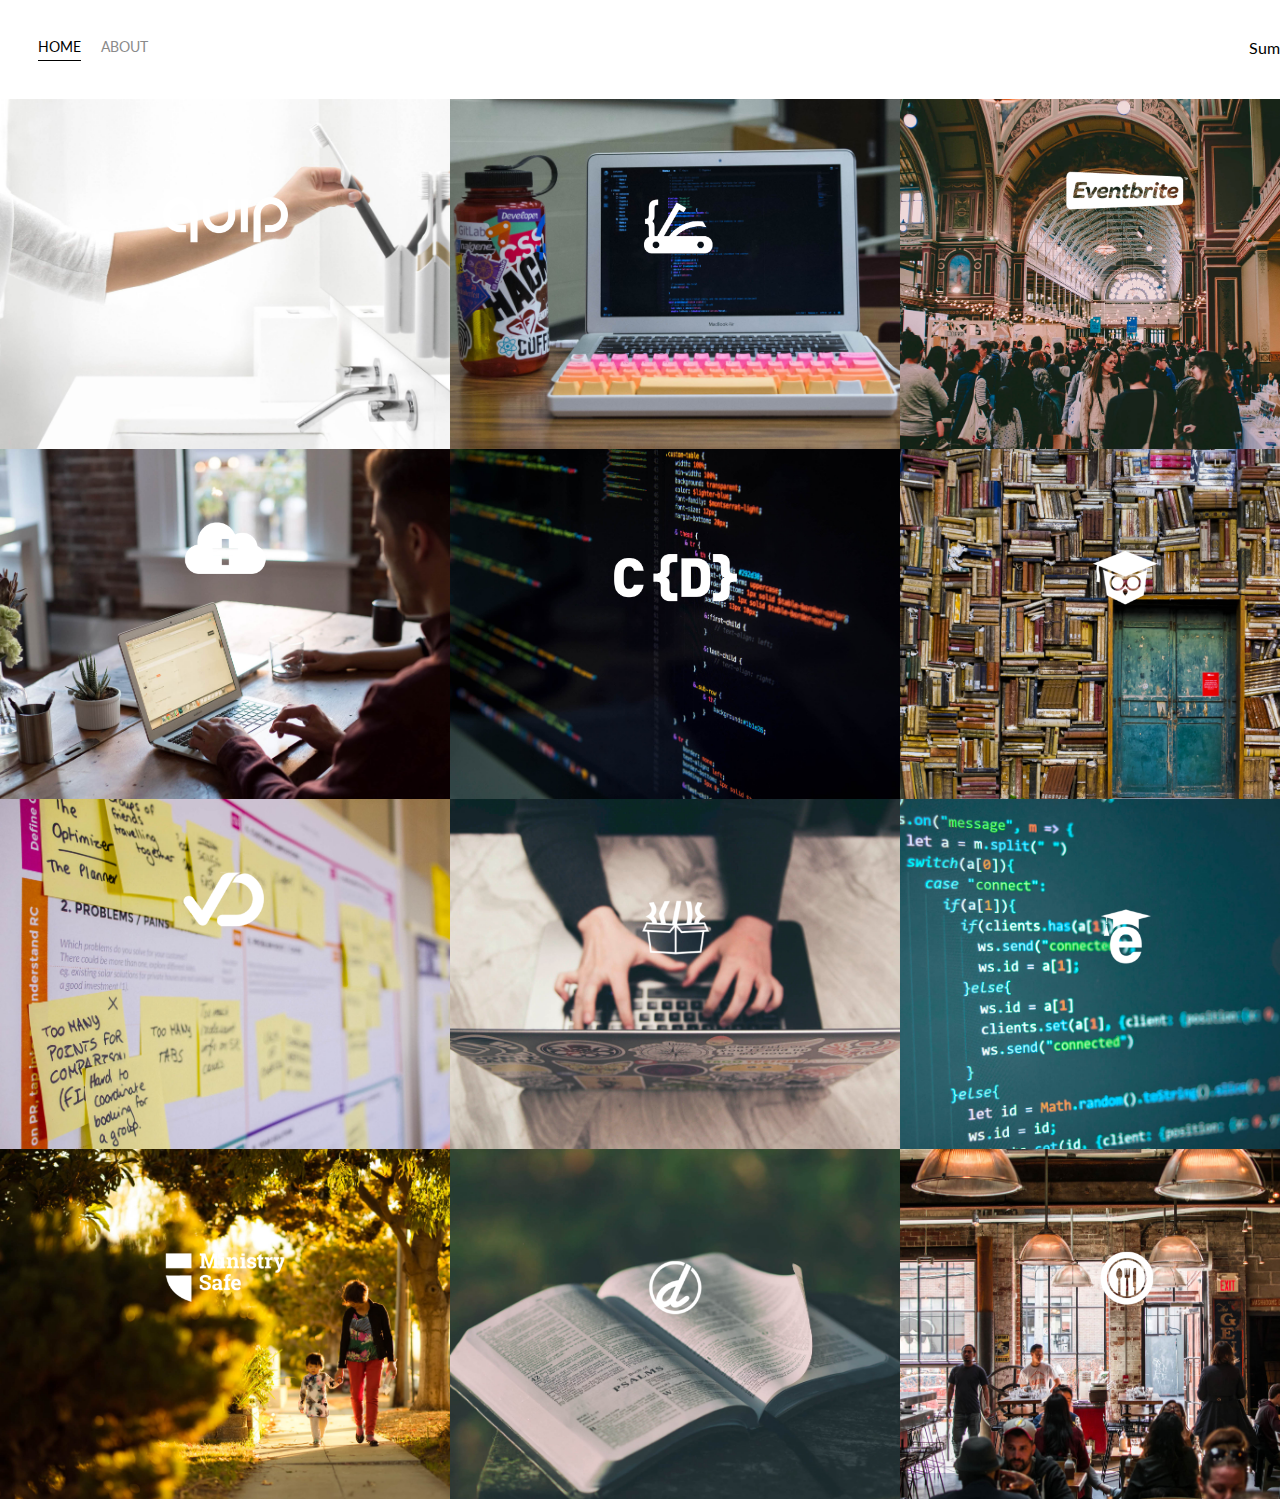
<file: index.html>
<!DOCTYPE html>
<html lang="en">
<head>
  <meta charset="UTF-8">
  <meta name="viewport" content="width=device-width, initial-scale=1.0">
  <meta http-equiv="X-UA-Compatible" content="ie=edge">
  <title>Portfolio HomePage</title>
  <link href="https://fonts.googleapis.com/css?family=Lato&display=swap" rel="stylesheet">
  <link href="./styles.css" rel="stylesheet">
</head>
<body>
<div class="container">
  <div class="nav-wrapper">
    <div class="left-side">
      <div class="nav-link-wrapper active-nav-link">
        <a href="index.html">Home</a>
      </div>

      <div class="nav-link-wrapper">
        <a href="about.html">About</a>
      </div>
    </div>

    <div class="right-side">
      <div class="brand">
        Sumanth
      </div>
    </div>
    </div>
    <div class="portfolio-items-wrapper">
      <div class="portfolio-item-wrapper">
        <div class="portfolio-img-background" style="background-image:url('images/portfolio1.jpg');"></div>
        <div class="img-text-wrapper">
          <div class="logo-wrapper">
            <img src="images/logos/quip.png" alt="" />
          </div>
          <div class="subtitle">
            <p>I built the Quip Ecommerce platform, named a Top 25 Invention by Time Magazine in 2016.</p>
          </div>
        </div>
      </div>
      <div class="portfolio-item-wrapper">
        <div class="portfolio-img-background" style="background-image:url('images/portfolio2.jpg');"></div>
        <div class="img-text-wrapper">
          <div class="logo-wrapper">
            <img src="images/logos/devcamp.png" alt="" />
          </div>
          <div class="subtitle">
            <p>Coding bootcamp and learning management system.</p>
          </div>
        </div>
      </div>
      <div class="portfolio-item-wrapper">
        <div class="portfolio-img-background" style="background-image:url('images/portfolio3.jpg');"></div>
        <div class="img-text-wrapper">
          <div class="logo-wrapper">
            <img src="images/logos/eventbrite.png" alt="" />
          </div>
          <div class="subtitle">
            <p>Eventbrite is the leading event management platform on the web with millions of individuals utilizing their applications to find, register or, and management events in numerous industries.
            </p>
          </div>
        </div>
      </div>
      <div class="portfolio-item-wrapper">
        <div class="portfolio-img-background" style="background-image:url('images/portfolio4.jpg');"></div>
        <div class="img-text-wrapper">
          <div class="logo-wrapper">
            <img src="images/logos/shop-hacker.png" alt="" />
          </div>
          <div class="subtitle">
            <p>Shop Hacker allows you to easily import digital products such as elearning courses, software, and games directly
              into your ecommerce store.</p>
          </div>
        </div>
      </div>
      <div class="portfolio-item-wrapper">
        <div class="portfolio-img-background" style="background-image:url('images/portfolio5.jpg');"></div>
        <div class="img-text-wrapper">
          <div class="logo-wrapper">
            <img src="images/logos/crondose.png" alt="" />
          </div>
          <div class="subtitle">
            <p>Online tutorials and productivity tips.</p>
          </div>
        </div>
      </div>
      <div class="portfolio-item-wrapper">
        <div class="portfolio-img-background" style="background-image:url('images/portfolio6.jpg');"></div>
        <div class="img-text-wrapper">
          <div class="logo-wrapper">
            <img src="images/logos/dailysmarty.png" alt="" />
          </div>
          <div class="subtitle">
            <p>Keep track of what you learn every day.</p>
          </div>
        </div>
      </div>
      <div class="portfolio-item-wrapper">
        <div class="portfolio-img-background" style="background-image:url('images/portfolio7.jpg');"></div>
        <div class="img-text-wrapper">
          <div class="logo-wrapper">
            <img src="images/logos/dashtrack.png" alt="" />
          </div>
          <div class="subtitle">
            <p>What you track improves. DashTrack is a journal that makes it easy to track your daily tasks and make the most
              of your time each day</p>
          </div>
        </div>
      </div>
      <div class="portfolio-item-wrapper">
        <div class="portfolio-img-background" style="background-image:url('images/portfolio8.jpg');"></div>
        <div class="img-text-wrapper">
          <div class="logo-wrapper">
            <img src="images/logos/devtrunk.png" alt="" />
          </div>
          <div class="subtitle">
            <p>Online shop for developer happiness.</p>
          </div>
        </div>
      </div>
      <div class="portfolio-item-wrapper">
        <div class="portfolio-img-background" style="background-image:url('images/portfolio9.jpg');"></div>
        <div class="img-text-wrapper">
          <div class="logo-wrapper">
            <img src="images/logos/edutechional.png" alt="" />
          </div>
          <div class="subtitle">
            <p>Online technology tutorials.</p>
          </div>
        </div>
      </div>
      <div class="portfolio-item-wrapper">
        <div class="portfolio-img-background" style="background-image:url('images/portfolio10.jpg');"></div>
        <div class="img-text-wrapper">
          <div class="logo-wrapper">
            <img src="images/logos/ministry-safe.png" alt="" />
          </div>
          <div class="subtitle">
            <p>A complete child safety system for organizations.</p>
          </div>
        </div>
      </div>
      <div class="portfolio-item-wrapper">
        <div class="portfolio-img-background" style="background-image:url('images/portfolio11.jpg');"></div>
        <div class="img-text-wrapper">
          <div class="logo-wrapper">
            <img src="images/logos/open-devos.png" alt="" />
          </div>
          <div class="subtitle">
            <p>Publish and share daily devotionals.</p>
          </div>
        </div>
      </div>
      <div class="portfolio-item-wrapper">
        <div class="portfolio-img-background" style="background-image:url('images/portfolio12.jpg');"></div>
        <div class="img-text-wrapper">
          <div class="logo-wrapper">
            <img src="images/logos/toastability.png" alt="" />
          </div>
          <div class="subtitle">
            <p>Easy way to manage the digital life of your bar or restaurant.</p>
          </div>
        </div>
      </div>
    </div>
</div>
</body>
<script>
  const portfolioItems = document.querySelectorAll('.portfolio-item-wrapper');
  portfolioItems.forEach(
    portfolioItem => {
      portfolioItem.addEventListener('mouseover',()=>{
        portfolioItem.childNodes[1].classList.add("image-blur")
    });
    portfolioItem.addEventListener('mouseout',()=>{
        portfolioItem.childNodes[1].classList.remove("image-blur")
    });
});

</script>
</html>
</file>
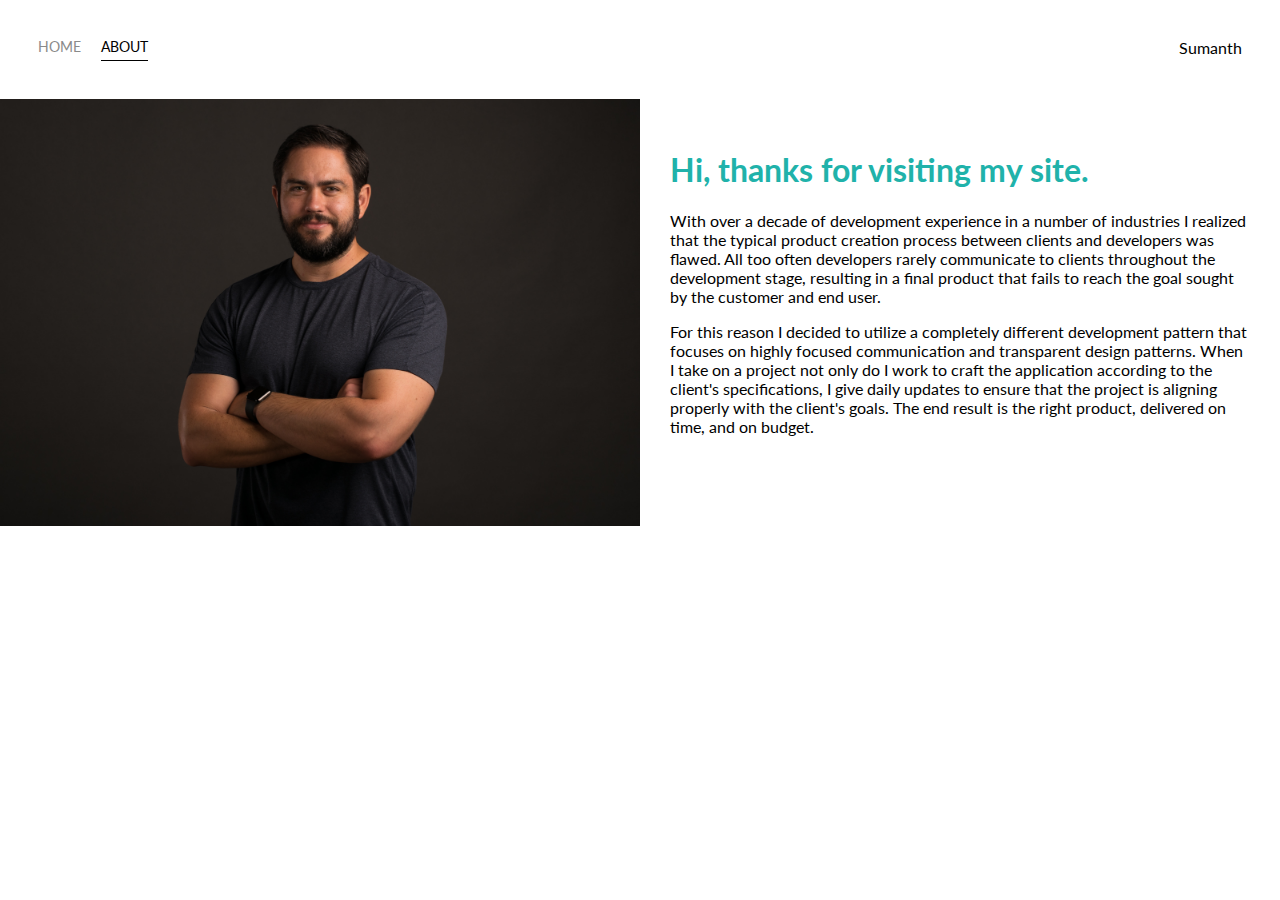
<file: about.html>
<!DOCTYPE html>
<html lang="en">
<head>
  <meta charset="UTF-8">
  <meta name="viewport" content="width=device-width, initial-scale=1.0">
  <meta http-equiv="X-UA-Compatible" content="ie=edge">
  <title>Portfolio About</title>
  <link href="https://fonts.googleapis.com/css?family=Lato&display=swap" rel="stylesheet">
  <link href="./styles.css" rel="stylesheet">
</head>
<body>
  <div class="container">
    <div class="nav-wrapper">
      <div class="left-side">
        <div class="nav-link-wrapper">
          <a href="index.html">Home</a>
        </div>

        <div class="nav-link-wrapper active-nav-link">
          <a href="about.html">About</a>
        </div>
      </div>

      <div class="right-side">
        <div class="brand">
          Sumanth
        </div>
      </div>

      </div>
      <div class="content-wrapper">
        <div class="two-column-wrapper">
          <div class="profile-image-wrapper">
            <img src="images/profile.jpg" alt=""/>
          </div>
          <div class="profile-content-wrapper">
            <h1>Hi, thanks for visiting my site.</h1>
            <p>With over a decade of development experience in a number of industries I realized that the typical product creation process between clients and developers was flawed. All too often developers rarely communicate to clients throughout the development stage, resulting in a final product that fails to reach the goal sought by the customer and end user.</p>
            <p>For this reason I decided to utilize a completely different development pattern that focuses on highly focused communication and transparent design patterns. When I take on a project not only do I work to craft the application according to the client's specifications, I give daily updates to ensure that the project is aligning properly with the client's goals. The end result is the right product, delivered on time, and on budget.</p>
          </div>
        </div>
  </div>
</body>
</html>
</file>
<file: styles.css>
body {
    font-family: "Lato", sans-serif;
    margin: 0px;
  }

  .container {
    display: grid;
    grid-template-columns: 1fr;
  }

  .nav-wrapper {
    display: flex;
    justify-content: space-between;
    padding: 38px;
  }

  .left-side {
    display: flex;
  }

  .nav-wrapper > .left-side > div {
    margin-right: 20px;
    text-transform: uppercase;
    font-size: 0.9rem;
  }

  .nav-link-wrapper {
    height: 22px;
    border-bottom: 1px solid transparent;
    transition: border-bottom 0.5s;
  }

  .active-nav-link {
    border-bottom: 1px solid black;
  }

  .active-nav-link a {
    color: black !important;
  }

  .nav-link-wrapper a {
    color: #8a8a8a;
    text-decoration: none;
    transition: color 0.5s;
  }

  .nav-link-wrapper:hover {
    border-bottom: 1px solid black;
  }

  .nav-link-wrapper a:hover {
    color: black;
  }

  .portfolio-items-wrapper{
    display:grid;
    grid-template-columns: 1fr 1fr 1fr;
  }
  .portfolio-item-wrapper{
    position: relative;
  }
  .portfolio-img-background{
    background-size: cover;
    background-position: center;
    background-repeat: no-repeat;
    width:450px;
    height:350px;
  }
  .img-text-wrapper{
    position:absolute;
    top:0;
    display: flex;
    flex-direction: column;
    justify-content: center;
    align-items: center;
    height:100%;
    text-align:center;
    padding-left: 100px;
    padding-right:100px;
  }
  .img-text-wrapper .subtitle{
    transition:1s;
    color:transparent;
  }
  .img-text-wrapper:hover .subtitle{
    color:lightseagreen;
    font-weight: 600;
  }
  .logo-wrapper img{
    width:50%;
    margin-bottom: 20px;
  }
  .image-blur{
    transition: 1s;
    filter:brightness(10%);
  }
  .two-column-wrapper{
    display:grid;
    grid-template-columns: 1fr 1fr;
  }
  .profile-image-wrapper img{
    width:100%;
  }
  .profile-content-wrapper{
    padding:30px;
  }
  .profile-content-wrapper h1{
    color:lightseagreen;
  }
</file>
